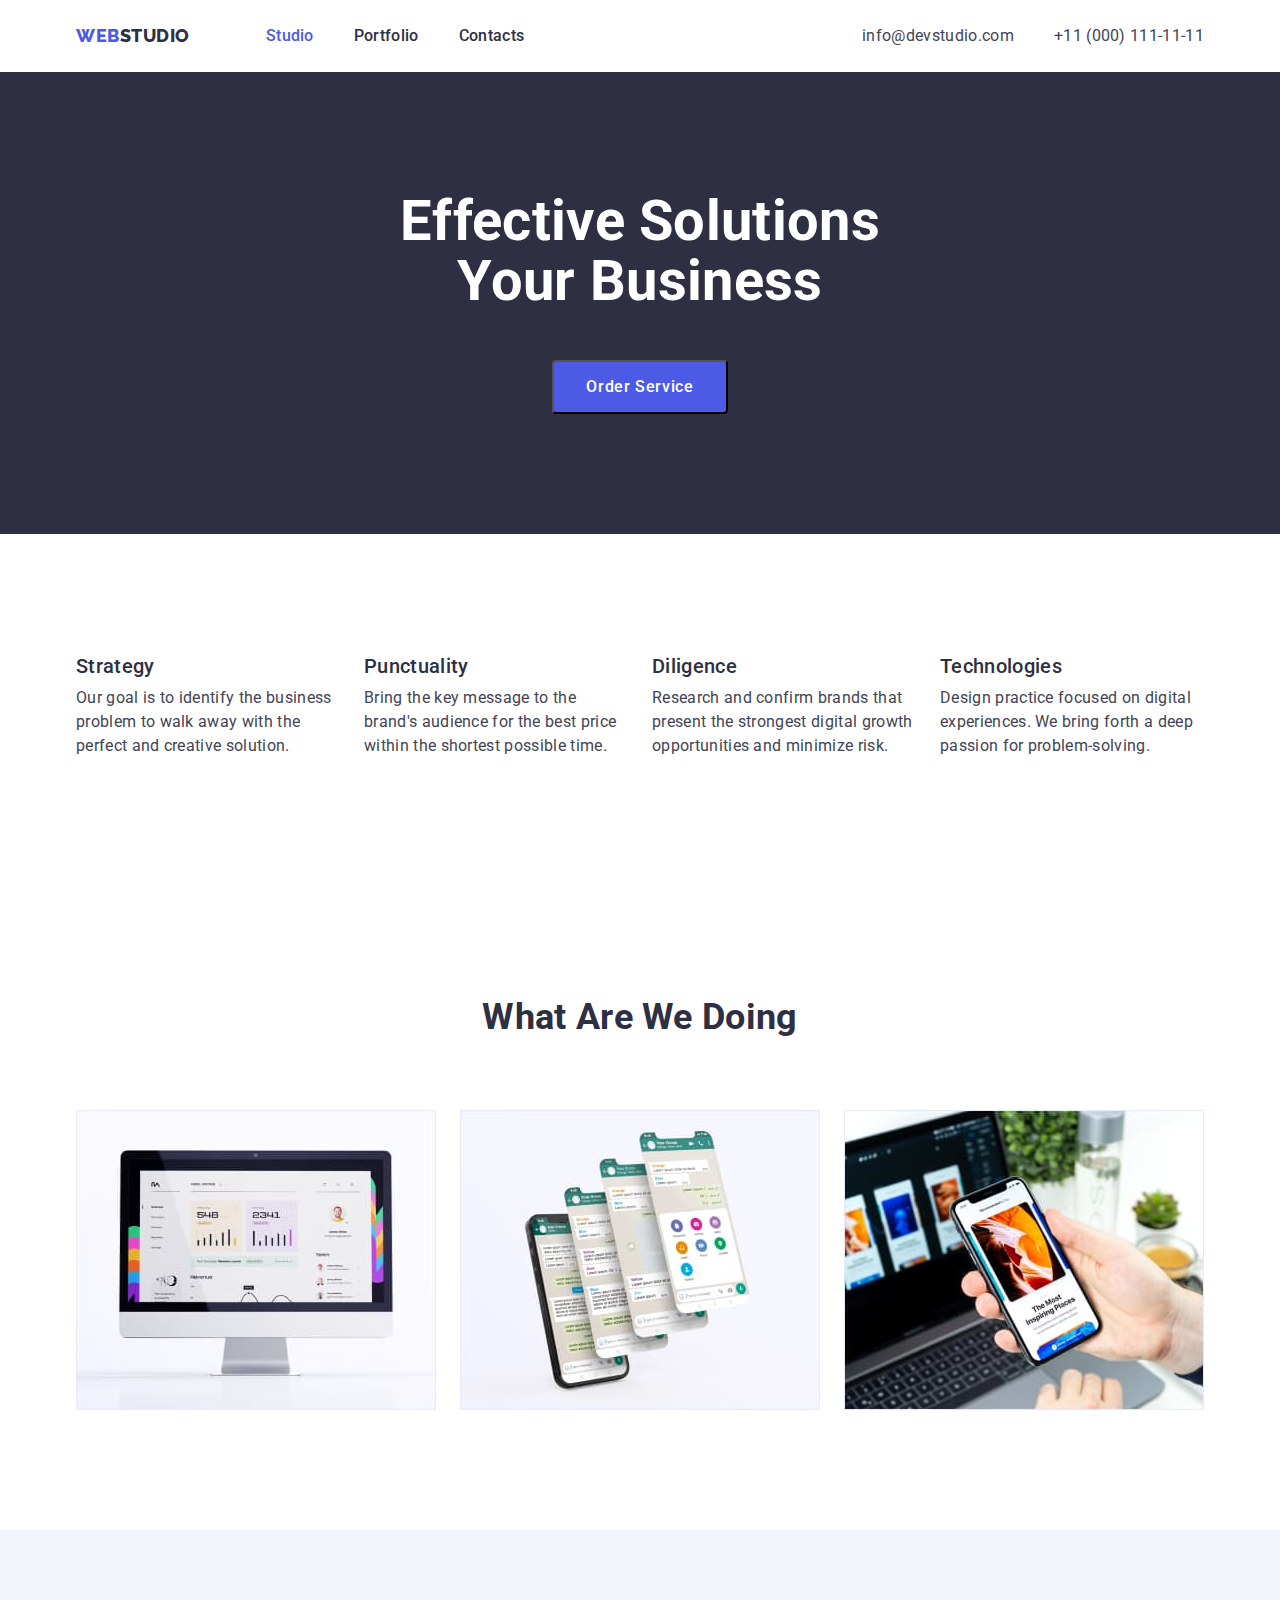
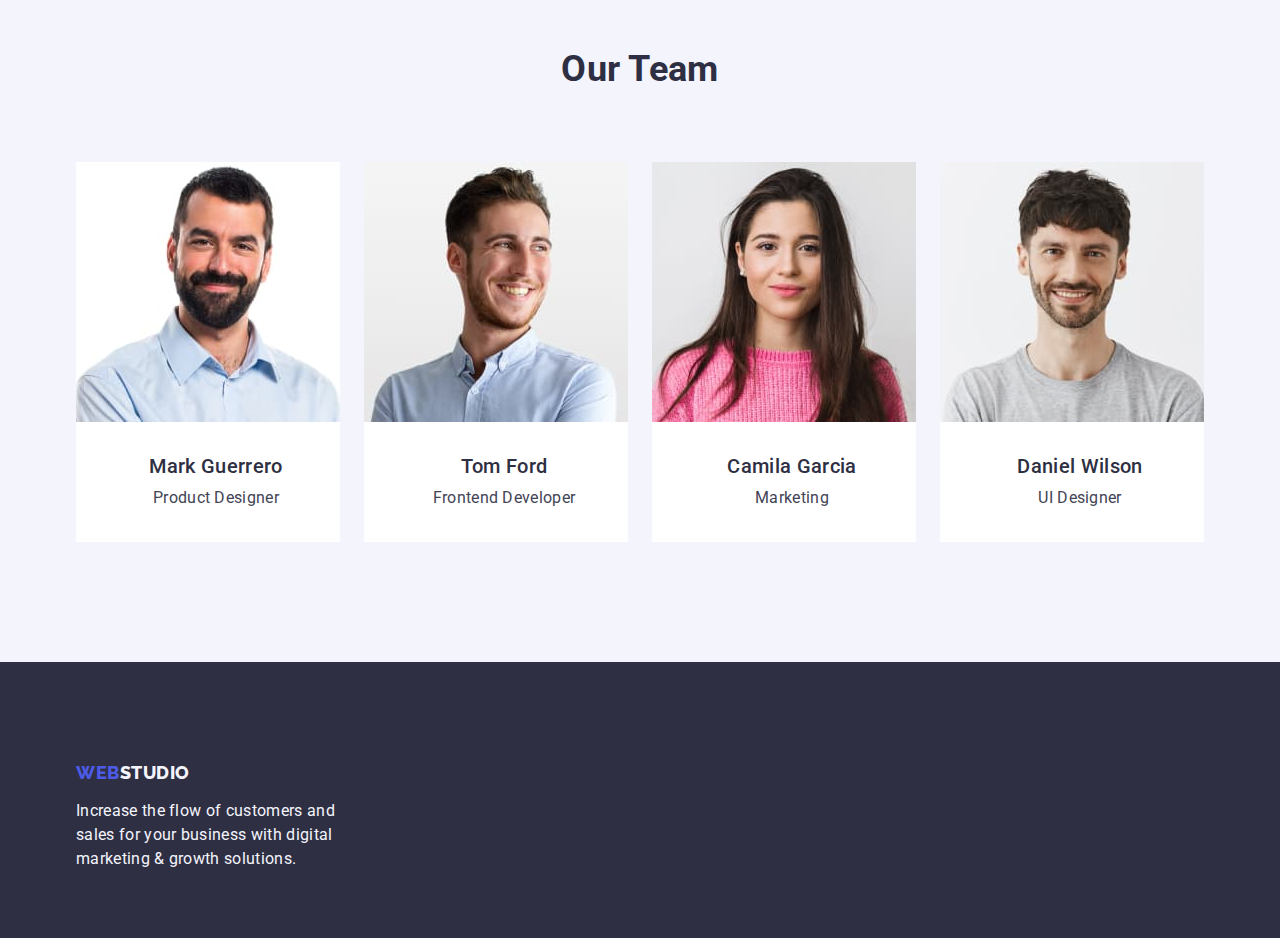
<file: index.html>
<!DOCTYPE html>
<html lang="en">

<head>
	<meta charset="UTF-8">
	<meta http-equiv="X-UA-Compatible" content="IE=edge">
	<meta name="viewport" content="width=device-width, initial-scale=1.0">
	<title>Homework 3 Studio</title>
	<link rel="preconnect" href="https://fonts.googleapis.com">
	<link rel="preconnect" href="https://fonts.gstatic.com" crossorigin>
	<link href="https://fonts.googleapis.com/css2?family=Raleway:wght@800&family=Roboto:wght@400;500;700;900&display=swap"
		rel="stylesheet">
	<link rel="stylesheet" href="https://cdnjs.cloudflare.com/ajax/libs/modern-normalize/1.1.0/modern-normalize.min.css">
	<link rel="stylesheet" href="./css/styles.css">
</head>

<body>

	<!-- Header(Шапка сайту) -->

	<header>
		<div class="container header-container">
			<a href="./index.html" class="link logo "><span class="accent">WEB</span>STUDIO</a>

			<nav class="nav">
				<ul class="list nav-list">
					<li class="nav-item"><a href="./index.html" class="link nav-link accent">Studio</a></li>
					<li class="nav-item"><a href="./Portfolio.html" class="link nav-link">Portfolio</a></li>
					<li class="nav-item"><a href="" class="link nav-link">Contacts</a></li>
				</ul>
			</nav>

			<ul class="list contact-list">
				<li class="nav-item"><a href="" class="link contact-link">info@devstudio.com</a></li>
				<li class="nav-item"><a href="tel:+110001111111" class="link contact-link">+11 (000) 111-11-11</a></li>
			</ul>
		</div>
	</header>


	<main>

		<!-- Hero(Герой) -->

		<section class="hero section">
			<h1 class="hero-title">Effective Solutions <br> Your Business</h1>
			<button type="button" class="btn hero-btn">Order Service</button>
		</section>

		<!-- Features(Особливості роботи) -->

		<section class="section">
			<div class="container">
				<!-- <h2 class="section-title features-title">Features of work</h2> -->
				<ul class="list features-list">
					<li class="feature-item">
						<h3 class="title">Strategy</h3>
						<p class="feature-text">Our goal is to identify the business problem to walk away with the perfect and
							creative solution.</p>
					</li>
					<li class="feature-item">
						<h3 class="title">Punctuality</h3>
						<p class="feature-text">Bring the key message to the brand's audience for the best price within the
							shortest possible time.</p>
					</li>
					<li class="feature-item">
						<h3 class="title">Diligence</h3>
						<p class="feature-text">Research and confirm brands that present the strongest digital growth
							opportunities and minimize risk.</p>
					</li>
					<li class="feature-item">
						<h3 class="title">Technologies</h3>
						<p class="feature-text">Design practice focused on digital experiences. We bring forth a deep passion
							for problem-solving.</p>
					</li>
				</ul>
			</div>
		</section>

		<!-- Examples(Чим займаємося. Приклади робіт) -->

		<section class="section">
			<div class="container">
				<h2 class="section-title">What are we doing</h2>
				<ul class="list examples-list">
					<li class="example-item"><img src="./image/example-1.jpg" alt="Monitor screen" width="360" height="300"></li>
					<li class="example-item"><img src="./image/example-2.jpg" alt="Phone screen" width="360" height="300"></li>
					<li class="example-item"><img src="./image/example-3.jpg" alt="Laptop and phone" width="360" height="300">
					</li>
				</ul>
			</div>
		</section>

		<!-- Employees(Працівники студії) -->

		<section class="section">
			<div class="container">
				<h2 class="section-title">Our Team</h2>
				<ul class="list employee-list">
					<li class="employee-item">
						<img src="./image/employee-mark.jpg" alt="Mark`s photo portrait" width="264" height="260">
						<div class="employee-content">
							<h3 class="title employee-title">Mark Guerrero</h3>
							<p class="employee-text">Product Designer</p>
						</div>
					</li>
					<li class="employee-item">
						<img src="./image/employee-tom.jpg" alt="Toma`s photo portrait" width="264" height="260">
						<div class="employee-content">
							<h3 class="title employee-title">Tom Ford</h3>
							<p class="employee-text">Frontend Developer</p>
						</div>
					</li>
					<li class="employee-item">
						<img src="./image/employee-camila.jpg" alt="Camila`s photo portrait" width="264" height="260">
						<div class="employee-content">
							<h3 class="title employee-title">Camila Garcia</h3>
							<p class="employee-text">Marketing</p>
						</div>
					</li>
					<li class="employee-item">
						<img src="./image/employee-daniel.jpg" alt="Daniel`s photo portrait" width="264" height="260">
						<div class="employee-content">
							<h3 class="title employee-title">Daniel Wilson</h3>
							<p class="employee-text">UI Designer</p>
						</div>
					</li>
				</ul>
			</div>
		</section>

		<!-- Clients. Brand logos (Клієнти. Логотипи брендів) -->

		<!-- <section class="section">
			<div class="container">
				<h2 class="section-title">Customers</h2>
				<ul class="list">
					<li>YA & CO</li>
					<li>COMPANY TAGLINE HERE</li>
					<li>COMPANY</li>
					<li>FOSTER PETERS</li>
					<li>BRAND</li>
					<li>COMPANY TAGLINE</li>
				</ul>
			</div>
		</section> -->
	</main>

	<!-- Footer(Футер) -->

	<footer class="footer">
		<div class="container">
			<div class="footer-desc">
				<a href="/" class="link logo footer-link"><span class="accent">WEB</span>STUDIO</a>
				<p class="footer-text">Increase the flow of customers and sales for your business with digital marketing &
					growth solutions.</p>
			</div>
		</div>
	</footer>
</body>

</html>
</file>
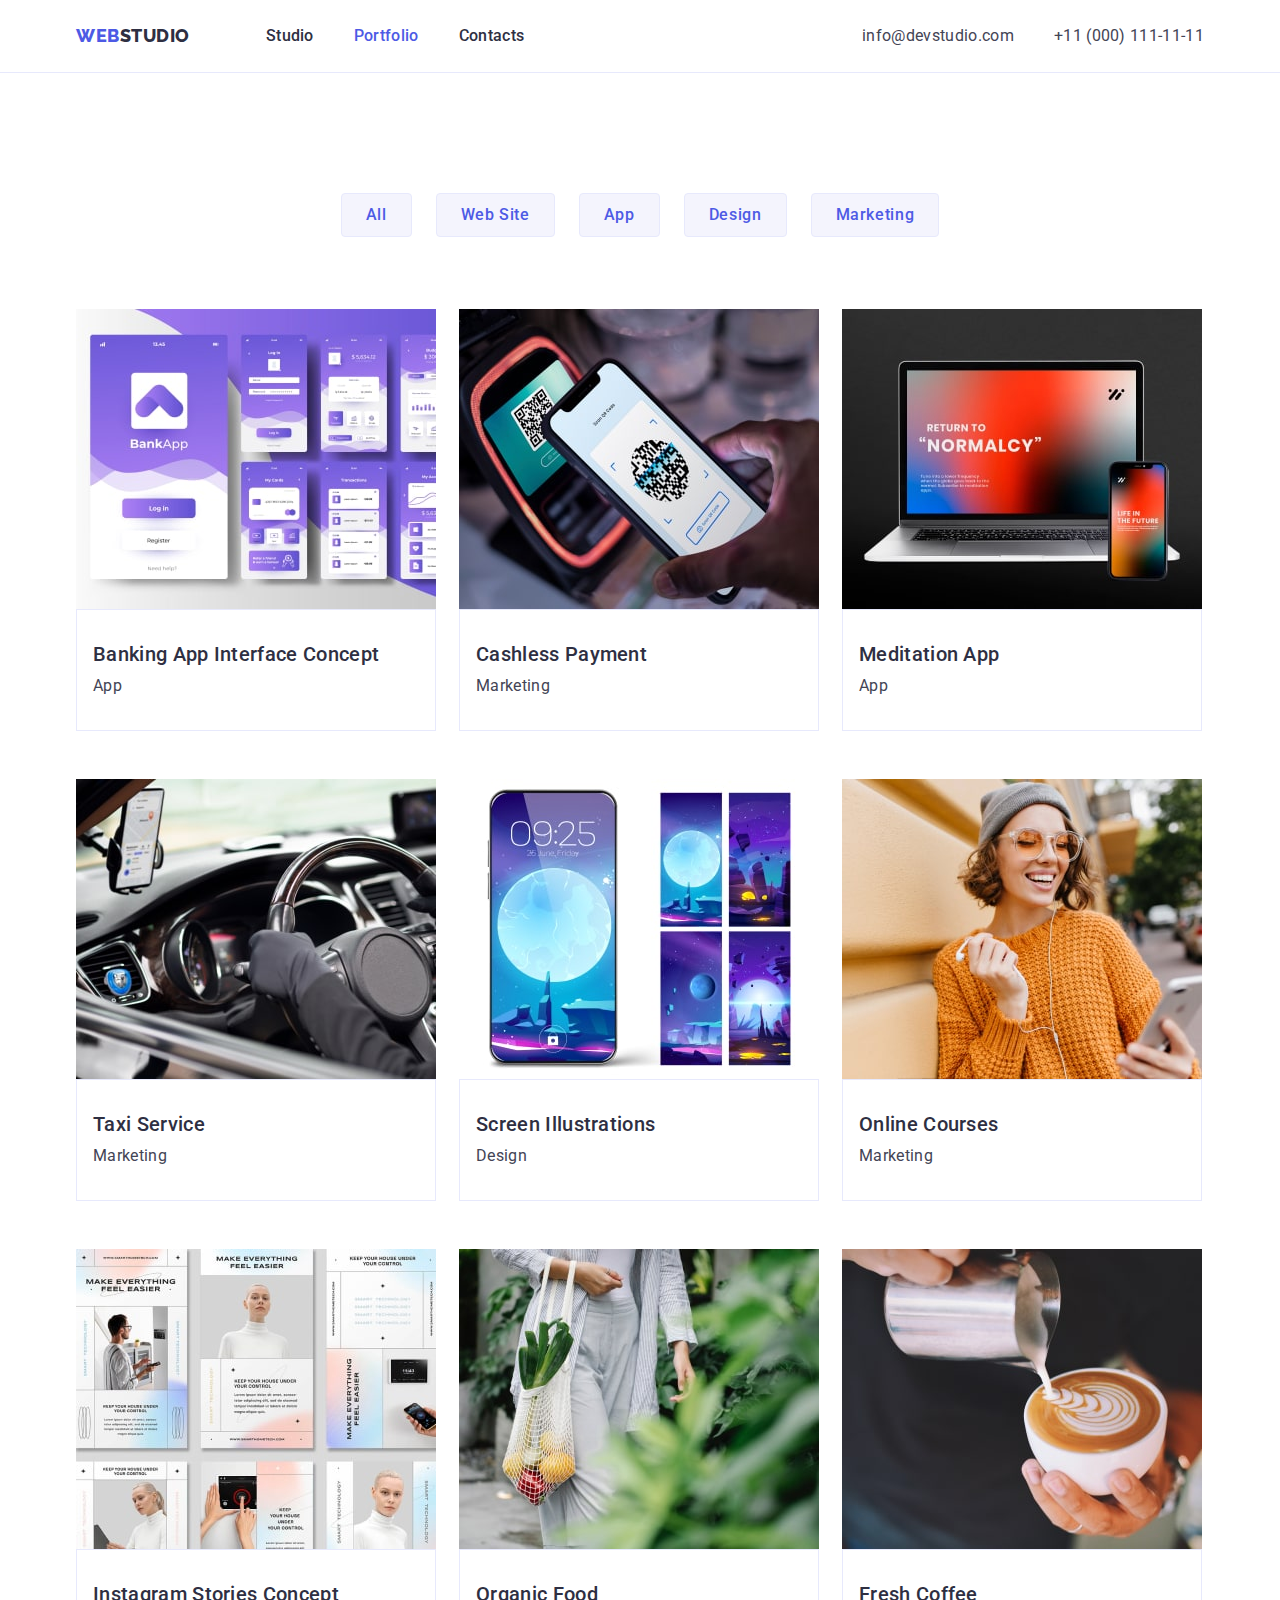
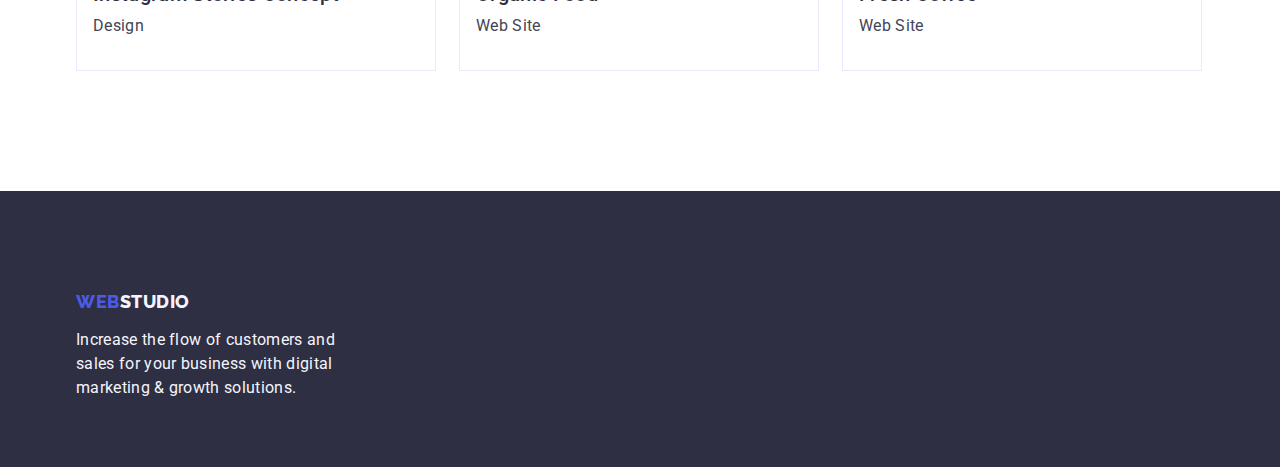
<file: Portfolio.html>
<!DOCTYPE html>
<html lang="en">

<head>
	<meta charset="UTF-8">
	<meta http-equiv="X-UA-Compatible" content="IE=edge">
	<meta name="viewport" content="width=device-width, initial-scale=1.0">
	<title>Homework 3 Studio</title>
	<link rel="preconnect" href="https://fonts.googleapis.com">
	<link rel="preconnect" href="https://fonts.gstatic.com" crossorigin>
	<link href="https://fonts.googleapis.com/css2?family=Raleway:wght@800&family=Roboto:wght@400;500;700;900&display=swap"
		rel="stylesheet">
	<link rel="stylesheet" href="https://cdnjs.cloudflare.com/ajax/libs/modern-normalize/1.1.0/modern-normalize.min.css">
	<link rel="stylesheet" href="./css/styles.css">
</head>

<body>

	<!-- Header(Шапка сайту) -->

	<header class="header">
		<div class="container header-container">
			<a href="./index.html" class="link logo "><span class="accent">WEB</span>STUDIO</a>

			<nav class="nav">
				<ul class="list nav-list">
					<li class="nav-item"><a href="./index.html" class="link nav-link">Studio</a></li>
					<li class="nav-item"><a href="./Portfolio.html" class="link nav-link accent">Portfolio</a></li>
					<li class="nav-item"><a href="" class="link nav-link">Contacts</a></li>
				</ul>
			</nav>

			<ul class="list contact-list">
				<li class="nav-item"><a href="" class="link contact-link">info@devstudio.com</a></li>
				<li class="nav-item"><a href="tel:+110001111111" class="link contact-link">+11 (000) 111-11-11</a></li>
			</ul>
		</div>
	</header>


	<main>

		<!-- Web studio projects -->

		<section class="section">

			<!-- <h1>Web studio projects</h1> -->
			<div class="container">
				<ul class="list filter-list">
					<li class="filter-item"><button type="button" class="btn portfolio-btn">All</button></li>
					<li class="filter-item"><button type="button" class="btn portfolio-btn">Web Site</button></li>
					<li class="filter-item"><button type="button" class="btn portfolio-btn">App</button></li>
					<li class="filter-item"><button type="button" class="btn portfolio-btn">Design</button></li>
					<li class="filter-item"><button type="button" class="btn portfolio-btn">Marketing</button></li>
				</ul>

				<ul class="list projetct-list">
					<li class="project-item">
						<a href="" class="link project-link">
							<img src="./image/project-1-min.jpg" alt="Screens of app" width="360" height="300">
							<div class="card-content">
								<h2 class="title">Banking App Interface Concept</h2>
								<p>App</p>
							</div>
						</a>
					</li>
					<li class="project-item">
						<a href="" class="link project-link">
							<img src="./image/project-2-min.jpg" alt="Phone reads qr-code" width="360" height="300">
							<div class="card-content">
								<h2 class="title">Cashless Payment</h2>
								<p>Marketing</p>
							</div>
						</a>
					</li>
					<li class="project-item">
						<a href="" class="link project-link">
							<img src="./image/project-3-min.jpg" alt="Laptop and phone" width="360" height="300">
							<div class="card-content">
								<h2 class="title">Meditation App</h2>
								<p>App</p>
							</div>
						</a>
					</li>
					<li class="project-item">
						<a href="" class="link project-link">
							<img src="./image/project-4-min.jpg" alt="Driver's wheel with phone" width="360" height="300">
							<div class="card-content">
								<h2 class="title">Taxi Service</h2>
								<p>Marketing</p>
							</div>
						</a>
					</li>
					<li class="project-item">
						<a href="" class="link project-link">
							<img src="./image/project-5-min.jpg" alt="Phone with 4 screenshots" width="360" height="300">
							<div class="card-content">
								<h2 class="title">Screen Illustrations</h2>
								<p>Design</p>
							</div>
						</a>
					</li>
					<li class="project-item">
						<a href="" class="link project-link">
							<img src="./image/project-6-min.jpg" alt="Woman looks at her phone" width="360" height="300">
							<div class="card-content">
								<h2 class="title">Online Courses</h2>
								<p>Marketing</p>
							</div>
						</a>
					</li>
					<li class="project-item">
						<a href="" class="link project-link">
							<img src="./image/project-7-min.jpg" alt="Screenshots with instructions" width="360" height="300">
							<div class="card-content">
								<h2 class="title">Instagram Stories Concept</h2>
								<p>Design</p>
							</div>
						</a>
					</li>
					<li class="project-item">
						<a href="" class="link project-link">
							<img src="./image/project-8-min.jpg" alt="Woman with a bag of vegetables" width="360" height="300">
							<div class="card-content">
								<h2 class="title">Organic Food</h2>
								<p>Web Site</p>
							</div>
						</a>
					</li>
					<li class="project-item">
						<a href="" class="link project-link">
							<img src="./image/project-9-min.jpg" alt="Cup of coffee with a picture" width="360" height="300">
							<div class="card-content">
								<h2 class="title">Fresh Coffee</h2>
								<p>Web Site</p>
							</div>
						</a>
					</li>
				</ul>
			</div>
		</section>
	</main>

	<!-- Footer(Футер) -->

	<footer class="footer">
		<div class="container">
			<div class="footer-desc">
				<a href="/" class="link logo footer-link"><span class="accent">WEB</span>STUDIO</a>
				<p class="footer-text">Increase the flow of customers and sales for your business with digital marketing &
					growth solutions.</p>
			</div>
		</div>
	</footer>
</body>

</html>
</file>
<file: css/styles.css>
/* основний колір тексту, абзаців #434455 */

/* другорядний колір тексту #2E2F42 */

/* білий колір: шапка, футер, фон - #E7E9FC */

/* білий колір тексту футер, та btn(Portfolio) #F4F4FD */

/* колір акценту(ефектів) #4D5AE5 */

/* logo: Raleway(800)

nav a(500), contact-list(400), h1(700), 
btn(500), h2(700) h3(500), p(400),  'Roboto';

700 - Bold
500 - 
400 - Normal */

/* Ширина контейнеру: 1128px */
/* Gutter: 24px,(Padding left and right:12px) */

:root {
	--border-white-color: #E7E9FC;
	--text-color: #434455;
	--title-color: #2E2F42;
	--accent-color: #4D5AE5;
	--white-site-color: #F4F4FD;
	--main-background-color: #FFFFFF;
	--footer-background-color: #2E2F42;
}

body {
	color: var(--text-color);
	background-color: var(--main-background-color);

	font-family: "Roboto", sans-serif;
	font-size: 16px;
	line-height: 1.5;
	letter-spacing: 0.02em;
}

/* Reset some start properties */

p,
h1,
h2,
h3,
h4,
h5,
h6 {
	margin-top: 0;
	margin-bottom: 0;
}

.link {
	text-decoration: none;
	color: inherit;
}

ul {
	margin: 0;
	padding: 0;
}

button {
	cursor: pointer;
	font-family: inherit;
}

img {
	display: block;
	/* max-width: 100%; */
	height: auto;
}

.list {
	list-style: none;
}

/* Logo */

.logo {
	display: inline-block;
	/* padding-top: 24px;
	padding-bottom: 24px; */

	color: var(--title-color);
	font-family: "Raleway", cursive;
	font-weight: 800;
	font-size: 18px;
	line-height: 1.17;
	letter-spacing: 0.03em;
}

/* Button */

.btn {
	font-weight: 500;
	cursor: pointer;

	text-align: center;
	letter-spacing: 0.04em;
}

/* Section */

.section {
	padding-top: 120px;
	padding-bottom: 120px;
}

.section-title {
	margin-bottom: 72px;

	color: var(--title-color);

	font-weight: 700;
	font-size: 36px;
	line-height: 1.11;

	text-align: center;
	text-transform: capitalize;
}

.title {
	margin-bottom: 8px;
	color: var(--title-color);

	font-weight: 500;
	font-size: 20px;
	line-height: 1.2;
}

/* Header */

.header {
	background: var(--main-background-color);
	border-bottom: 1px solid var(--border-white-color);
}

.container {
	width: 1158px;
	padding-left: 15px;
	padding-right: 15px;
	margin-right: auto;
	margin-left: auto;
}

.header-container {
	display: flex;
	align-items: center;
}

.header-container .logo {
	padding-top: 24px;
	padding-bottom: 24px;
}

.nav {
	margin-left: 76px;
}

.nav-list,
.contact-list {
	display: flex;
}

.contact-list {
	margin-left: auto;
}

.nav-item:not(:last-child) {
	margin-right: 40px;
}

/* .nav-item + .nav-item {
	margin-left: 40px;
} */

.nav-link {
	color: var(--title-color);
	font-weight: 500;
}

.nav-link,
.contact-link {
	display: inline-block;
	padding-top: 24px;
	padding-bottom: 24px;
}

.contact-link {
	color: var(--text-color);
}

.nav-link:hover,
.nav-link:focus,
.contact-link:hover,
.contact-link:focus {
	color: var(--accent-color);
}

.accent {
	color: var(--accent-color);
}

/* Hero */

.hero {
	background-color: var(--footer-background-color);
	text-align: center;
}

.hero-title {
	margin-top: 0;
	margin-bottom: 48px;

	color: var(--main-background-color);

	font-weight: 700;
	font-size: 56px;
	line-height: 1.07;
	text-align: center;
}

.hero-btn {
	display: inline-block;

	border-radius: 4px;
	padding: 16px 32px;
	min-width: 169px;


	color: var(--main-background-color);
	background-color: var(--accent-color);
}

.hero-btn:hover,
.hero-btn:focus {
	color: var(--title-color);
}

/* Features */

.features-list {
	display: flex;
}

.feature-item:not(:last-child) {
	margin-right: 24px;
}

.feature-item {
	width: 264px;
}


/* Examples */

.examples-list {
	display: flex;
}

.example-item:not(:last-child) {
	margin-right: 24px;
}

/* Employees */

.section:nth-child(4) {
	background-color: var(--white-site-color);
}

.employee-content {
	padding-top: 32px;
	padding-left: 16px;
	padding-bottom: 32px;

	text-align: center;
	background-color: var(--main-background-color);
}

.employee-list {
	display: flex;
}

.employee-item {
	height: 380px;
	background-color: var(--main-background-color);
}

.employee-item:not(:last-child) {
	margin-right: 24px;
}

.employee-text {
	text-align: center;
}

/* Footer */

.footer {
	padding-top: 100px;
	padding-bottom: 100px;
	background-color: var(--footer-background-color);
}

.footer-link {
	color: var(--white-site-color);
	margin-bottom: 16px;
}

.footer-text {
	display: block;
	color: var(--white-site-color);
}

.footer-desc {
	width: 264px;
	height: 76px;
}

/* PORTFOLIO */

.filter-item:not(:last-child) {
	margin-right: 24px;
}

.portfolio-btn {
	border: 1px solid var(--border-white-color);
	border-radius: 4px;

	padding: 12px 24px;

	background-color: var(--white-site-color);
	color: var(--accent-color);
}

.portfolio-btn:hover,
.portfolio-btn:focus {
	color: var(--main-background-color);
	background-color: var(--accent-color);
}

.filter-list {
	display: flex;
	justify-content: center;

	margin-bottom: 72px;
}

.projetct-list {
	display: flex;
	flex-wrap: wrap;
}

.project-item {
	width: calc((100% - 48px)/3);
	/* width: 360px;
	height: 420px; */
	/* background-color: tomato; */

	margin-bottom: 48px;
	margin-right: 23px;
	/* border: 1px solid var(--border-white-color); */
}

.project-item:nth-last-child(-n + 3) {
	margin-bottom: 0;
}

.project-item:nth-child(3n) {
	margin-right: 0;
}

.card-content {
	padding-top: 32px;
	padding-left: 16px;
	padding-bottom: 32px;

	background-color: var(--main-background-color);
	border: 1px solid var(--border-white-color);
}
</file>
